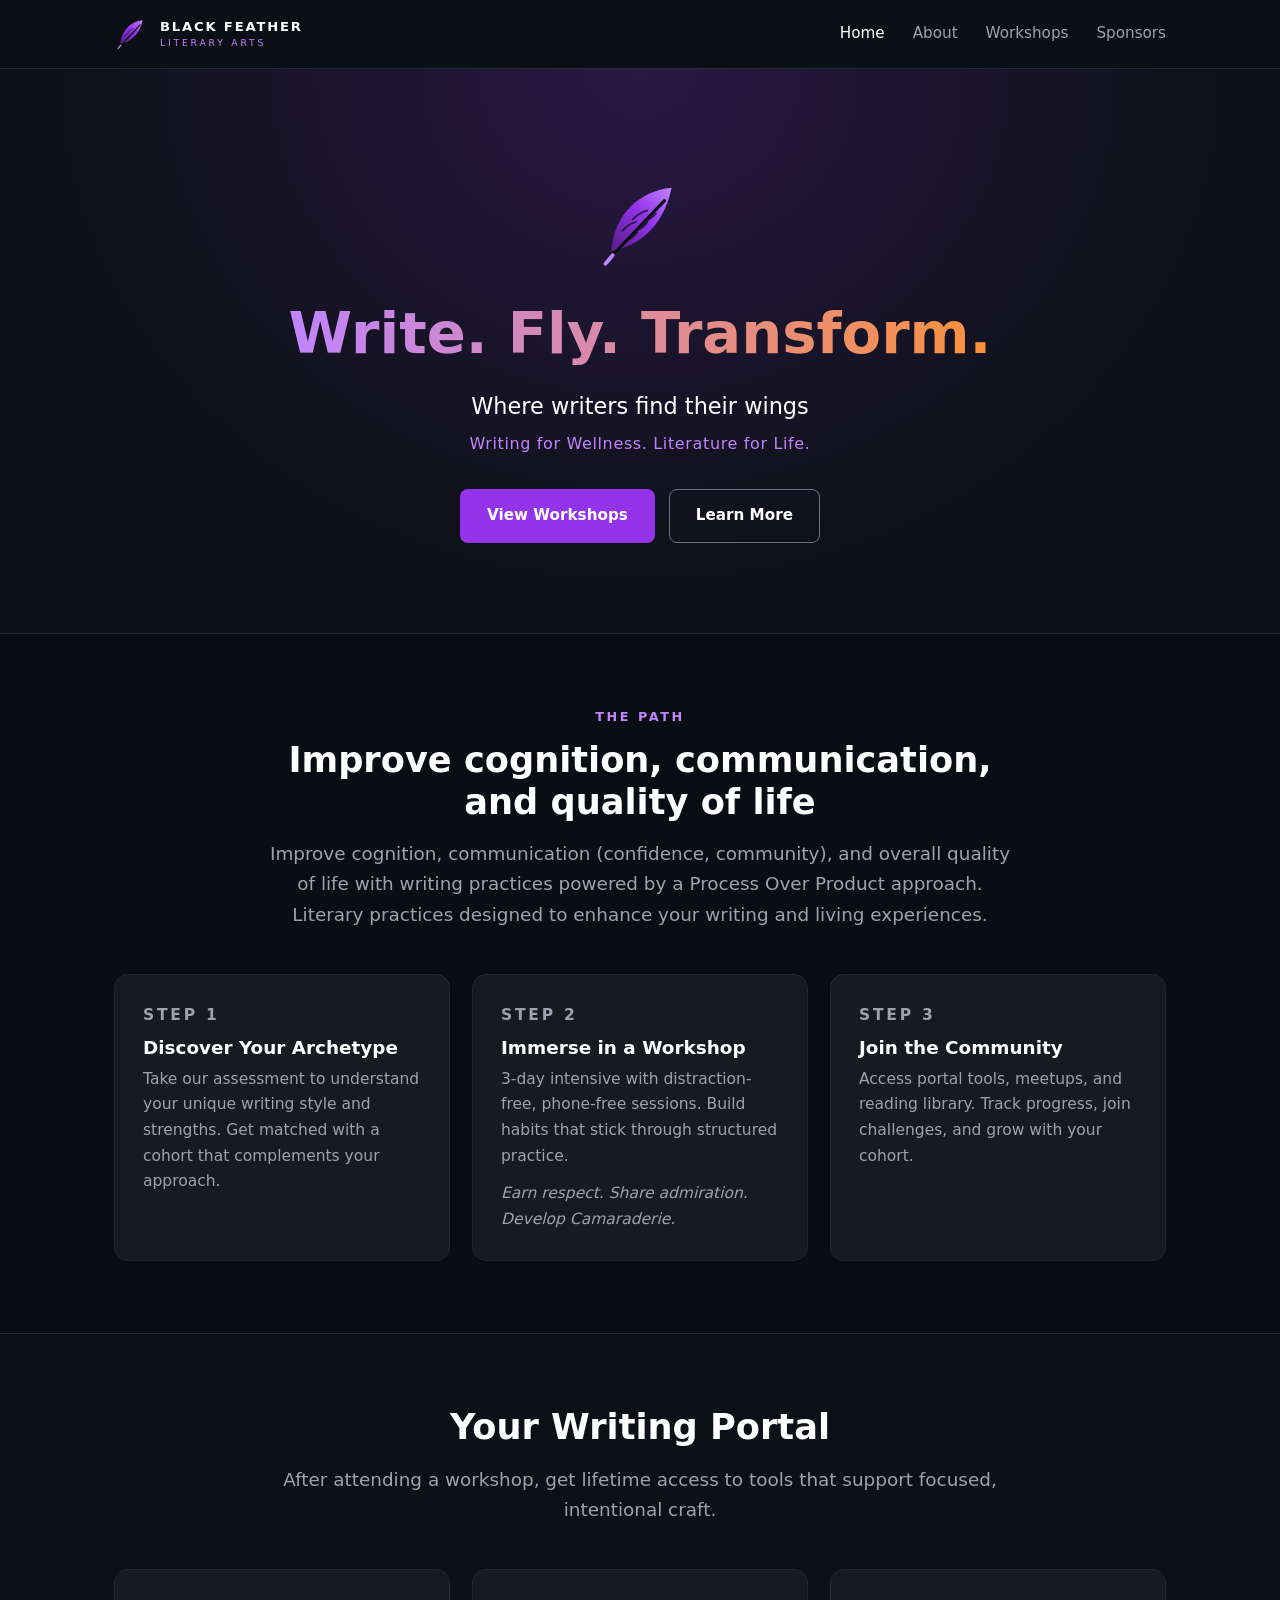
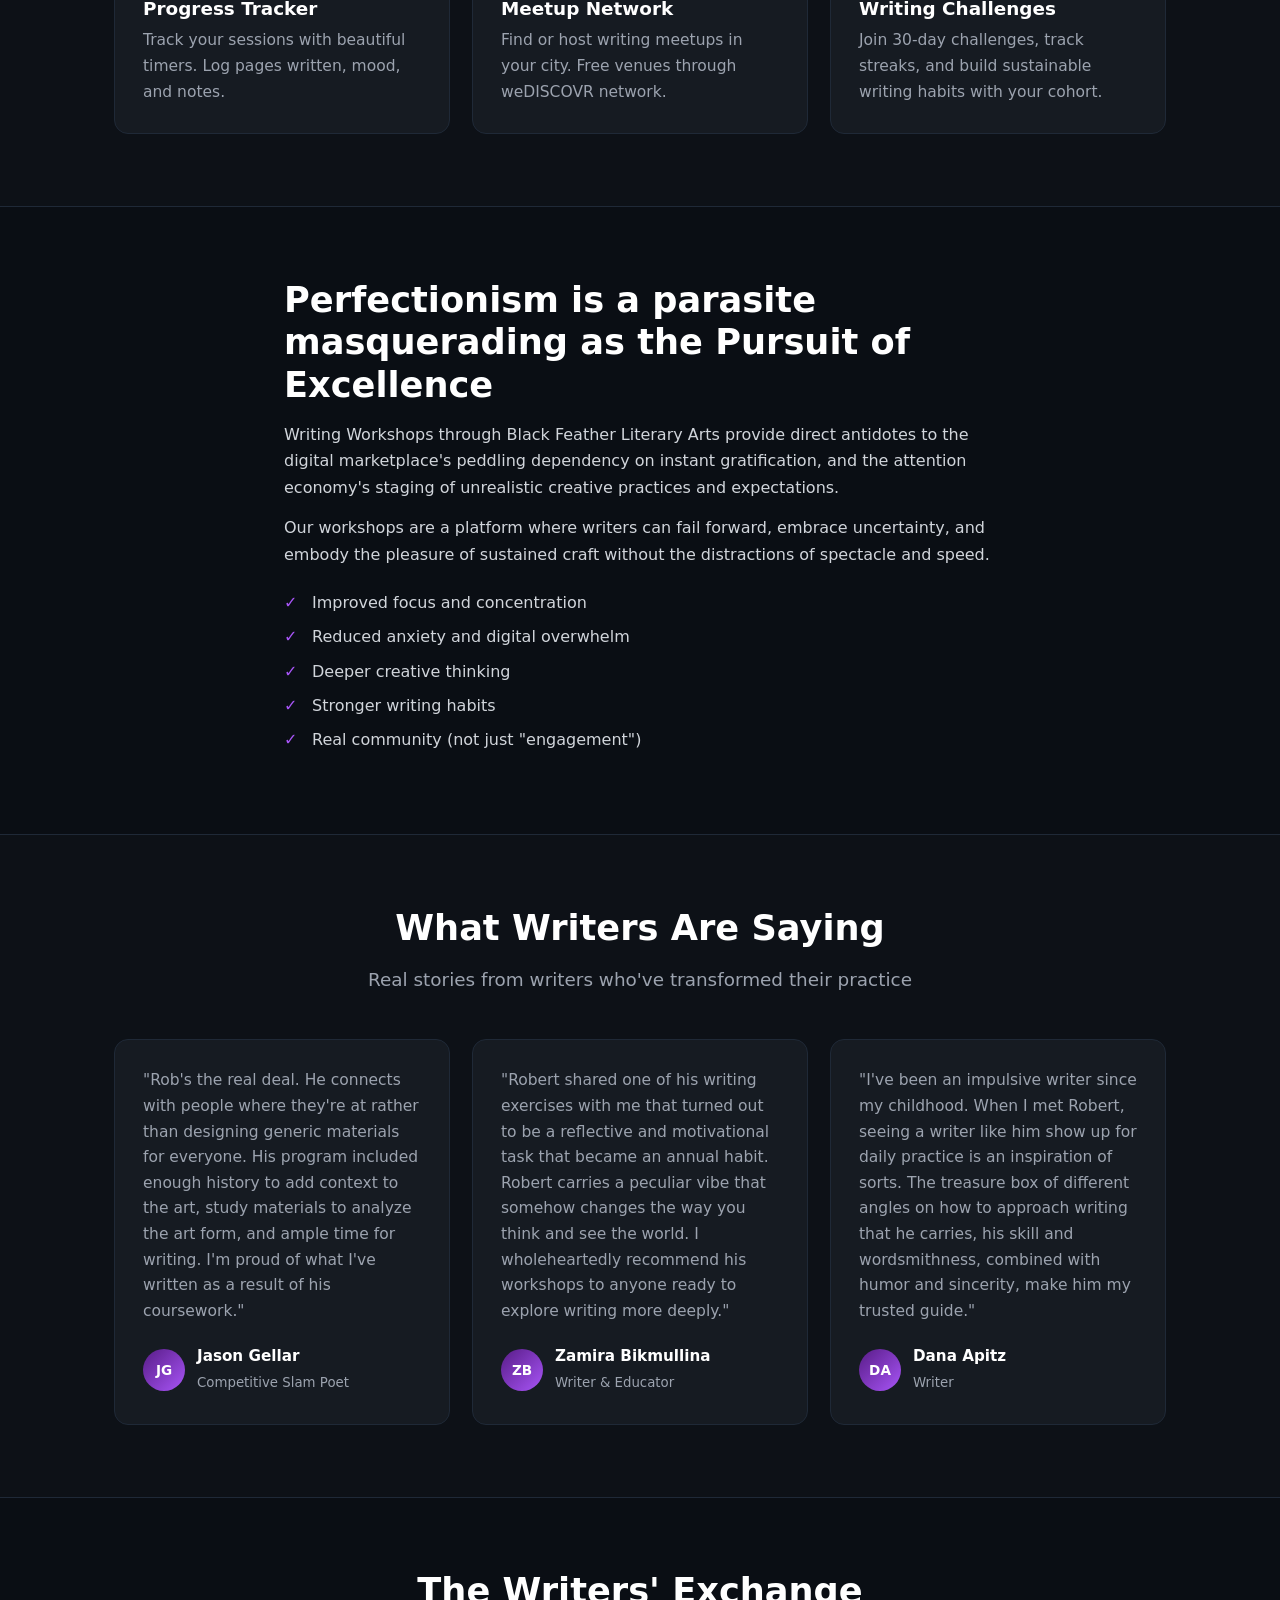
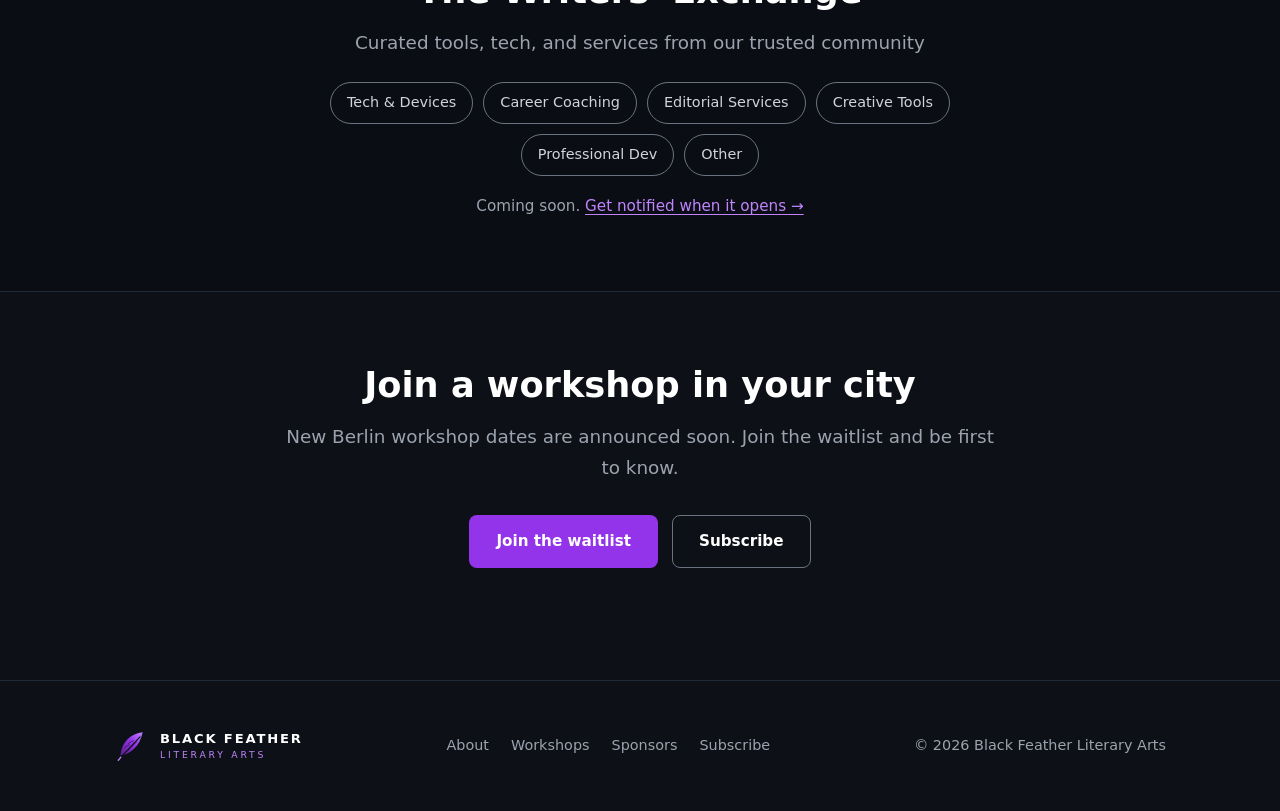
<file: index.html>
<!DOCTYPE html>
<html lang="en">
<head>
<meta charset="utf-8">
<meta name="viewport" content="width=device-width,initial-scale=1">
<title>Creative writing workshops | Black Feather Literary Arts</title>
<meta name="description" content="Unlock your creative potential with analog-first writing tools and a supportive community.">
<meta property="og:title" content="Creative writing workshops | Black Feather Literary Arts">
<meta property="og:description" content="Unlock your creative potential with analog-first writing tools and a supportive community.">
<meta name="theme-color" content="#0D1117">
<link rel="icon" href="favicon.svg" type="image/svg+xml">
<link rel="stylesheet" href="assets/style.css">
</head>
<body>
<a class="skip" href="#main">Skip to main content</a>
<header><div class="wrap nav">
<a class="brand" href="index.html" aria-label="Black Feather Literary Arts, home"><img src="assets/logo.svg" alt=""><span>BLACK FEATHER<small>LITERARY ARTS</small></span></a>
<nav aria-label="Main"><ul>
<li><a href="index.html" aria-current="page">Home</a></li><li><a href="about.html">About</a></li><li><a href="workshops.html">Workshops</a></li><li><a href="sponsors.html">Sponsors</a></li>
</ul></nav></div></header>
<main id="main">

<section class="hero center"><div class="wrap narrow">
<img src="assets/logo.svg" alt="">
<h1><span>Write. Fly. Transform.</span></h1>
<p class="sub">Where writers find their wings</p>
<p class="tag">Writing for Wellness. Literature for Life.</p>
<div class="btns"><a class="btn btn-primary" href="workshops.html">View Workshops</a><a class="btn btn-ghost" href="about.html">Learn More</a></div>
</div></section>

<section class="alt"><div class="wrap">
<div class="center narrow" style="margin:0 auto 44px"><p class="eyebrow">The Path</p>
<h2>Improve cognition, communication, and quality of life</h2>
<p class="lead">Improve cognition, communication (confidence, community), and overall quality of life with writing practices powered by a Process Over Product approach. Literary practices designed to enhance your writing and living experiences.</p></div>
<div class="grid g3">
<div class="card"><p class="step">Step 1</p><h3>Discover Your Archetype</h3><p>Take our assessment to understand your unique writing style and strengths. Get matched with a cohort that complements your approach.</p></div>
<div class="card"><p class="step">Step 2</p><h3>Immerse in a Workshop</h3><p>3-day intensive with distraction-free, phone-free sessions. Build habits that stick through structured practice.</p><p class="accent">Earn respect. Share admiration. Develop Camaraderie.</p></div>
<div class="card"><p class="step">Step 3</p><h3>Join the Community</h3><p>Access portal tools, meetups, and reading library. Track progress, join challenges, and grow with your cohort.</p></div>
</div></div></section>

<section><div class="wrap">
<div class="center narrow" style="margin:0 auto 44px"><h2>Your Writing Portal</h2>
<p class="lead">After attending a workshop, get lifetime access to tools that support focused, intentional craft.</p></div>
<div class="grid g3">
<div class="card"><h3>Progress Tracker</h3><p>Track your sessions with beautiful timers. Log pages written, mood, and notes.</p></div>
<div class="card"><h3>Meetup Network</h3><p>Find or host writing meetups in your city. Free venues through weDISCOVR network.</p></div>
<div class="card"><h3>Writing Challenges</h3><p>Join 30-day challenges, track streaks, and build sustainable writing habits with your cohort.</p></div>
</div></div></section>

<section class="alt"><div class="wrap narrow">
<h2>Perfectionism is a parasite masquerading as the Pursuit of Excellence</h2>
<p>Writing Workshops through Black Feather Literary Arts provide direct antidotes to the digital marketplace's peddling dependency on instant gratification, and the attention economy's staging of unrealistic creative practices and expectations.</p>
<p>Our workshops are a platform where writers can fail forward, embrace uncertainty, and embody the pleasure of sustained craft without the distractions of spectacle and speed.</p>
<ul class="check"><li>Improved focus and concentration</li><li>Reduced anxiety and digital overwhelm</li><li>Deeper creative thinking</li><li>Stronger writing habits</li><li>Real community (not just "engagement")</li></ul>
</div></section>

<section><div class="wrap">
<div class="center narrow" style="margin:0 auto 44px"><h2>What Writers Are Saying</h2><p class="lead">Real stories from writers who've transformed their practice</p></div>
<div class="grid g3">
<div class="card"><p class="quote">"Rob's the real deal. He connects with people where they're at rather than designing generic materials for everyone. His program included enough history to add context to the art, study materials to analyze the art form, and ample time for writing. I'm proud of what I've written as a result of his coursework."</p><div class="who"><div class="av">JG</div><div><b>Jason Gellar</b><small>Competitive Slam Poet</small></div></div></div>
<div class="card"><p class="quote">"Robert shared one of his writing exercises with me that turned out to be a reflective and motivational task that became an annual habit. Robert carries a peculiar vibe that somehow changes the way you think and see the world. I wholeheartedly recommend his workshops to anyone ready to explore writing more deeply."</p><div class="who"><div class="av">ZB</div><div><b>Zamira Bikmullina</b><small>Writer &amp; Educator</small></div></div></div>
<div class="card"><p class="quote">"I've been an impulsive writer since my childhood. When I met Robert, seeing a writer like him show up for daily practice is an inspiration of sorts. The treasure box of different angles on how to approach writing that he carries, his skill and wordsmithness, combined with humor and sincerity, make him my trusted guide."</p><div class="who"><div class="av">DA</div><div><b>Dana Apitz</b><small>Writer</small></div></div></div>
</div></div></section>

<section class="alt"><div class="wrap center narrow">
<h2>The Writers' Exchange</h2>
<p class="lead">Curated tools, tech, and services from our trusted community</p>
<div class="chips"><span class="chip">Tech &amp; Devices</span><span class="chip">Career Coaching</span><span class="chip">Editorial Services</span><span class="chip">Creative Tools</span><span class="chip">Professional Dev</span><span class="chip">Other</span></div>
<p style="margin-top:18px;color:var(--muted);font-size:.95rem">Coming soon. <a class="link" data-mail="Notify me about the Writers' Exchange" href="#">Get notified when it opens →</a></p>
</div></section>

<section><div class="wrap center narrow">
<h2>Join a workshop in your city</h2>
<p class="lead">New Berlin workshop dates are announced soon. Join the waitlist and be first to know.</p>
<div class="btns"><a class="btn btn-primary" data-mail="Workshop waitlist" href="#">Join the waitlist</a><a class="btn btn-ghost" data-mail="Subscribe me to updates" href="#">Subscribe</a></div>
</div></section>

</main>
<footer><div class="wrap f">
<a class="brand" href="index.html" aria-label="Black Feather Literary Arts, home"><img src="assets/logo.svg" alt=""><span>BLACK FEATHER<small>LITERARY ARTS</small></span></a>
<ul><li><a href="about.html">About</a></li><li><a href="workshops.html">Workshops</a></li><li><a href="sponsors.html">Sponsors</a></li><li><a data-mail="Subscribe me to updates" href="#">Subscribe</a></li></ul>
<span>© 2026 Black Feather Literary Arts</span>
</div></footer>
<script src="assets/site.js"></script>
</body>
</html>
</file>
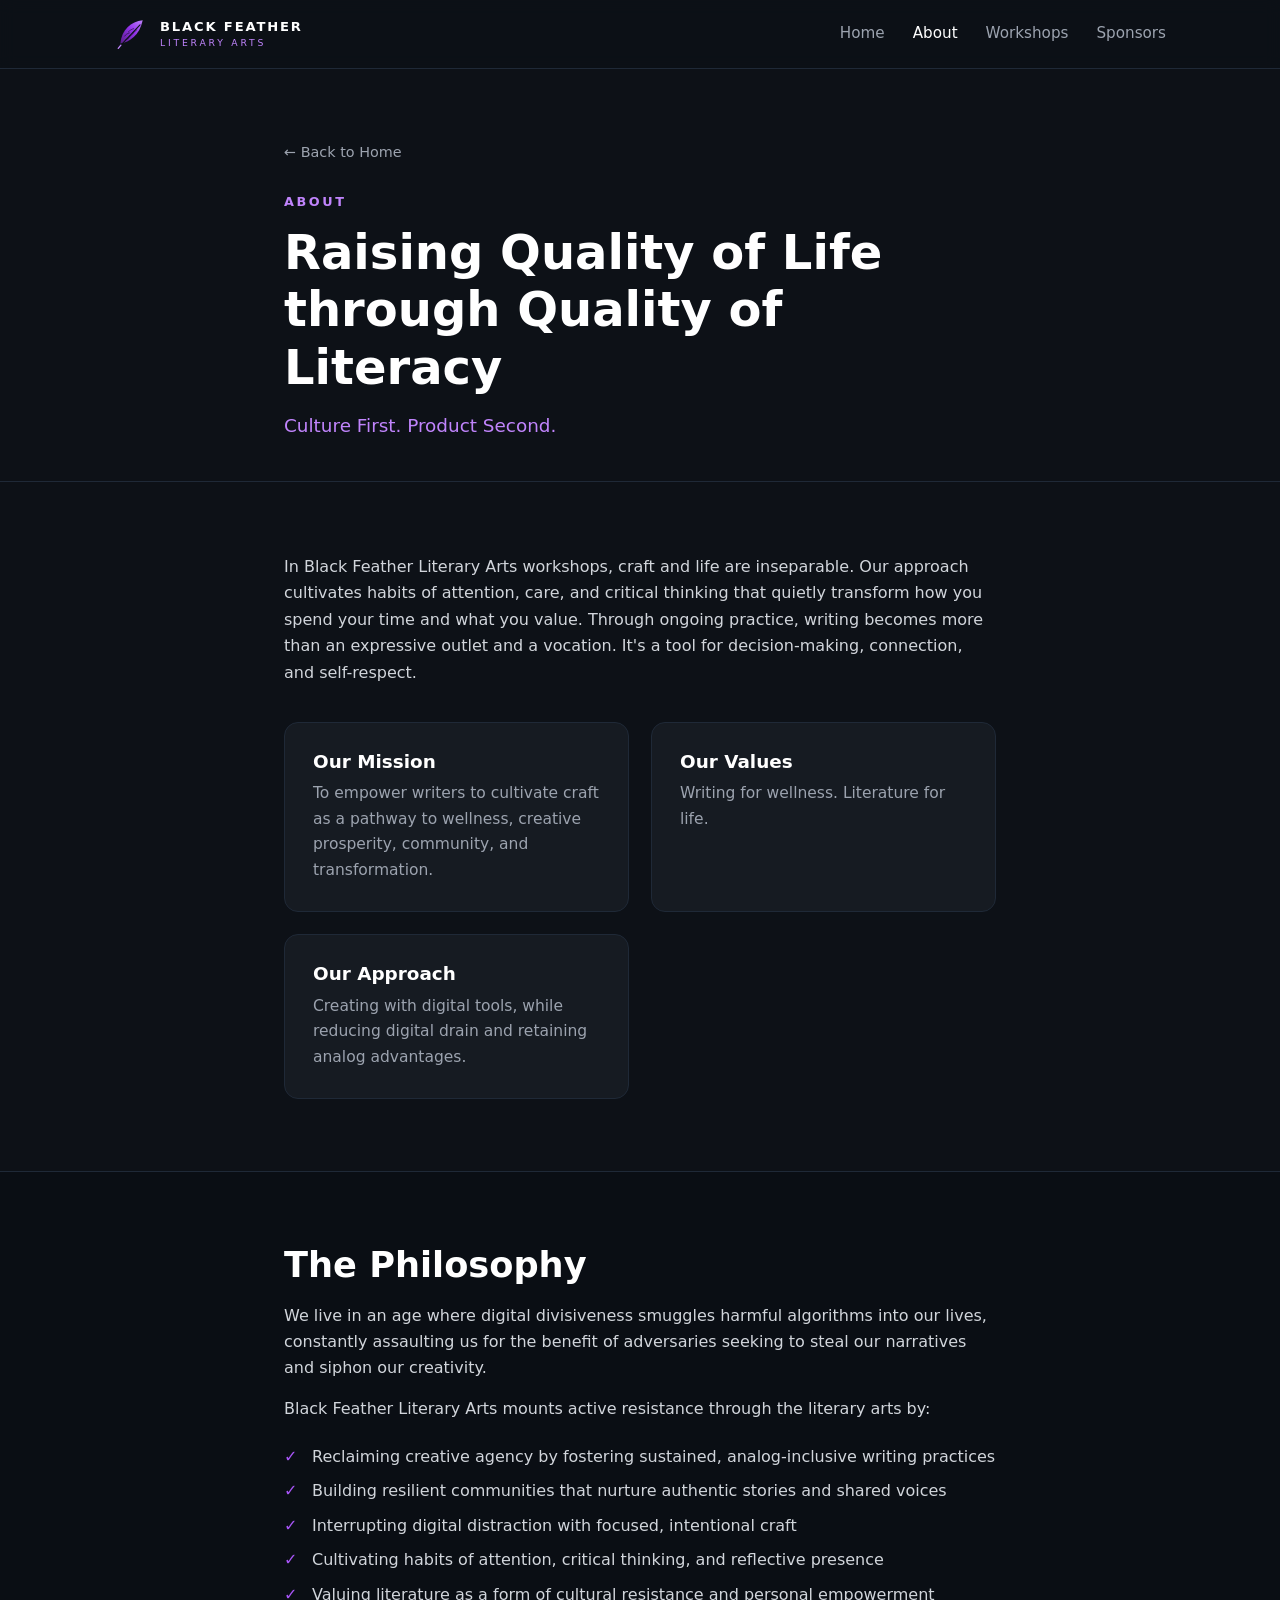
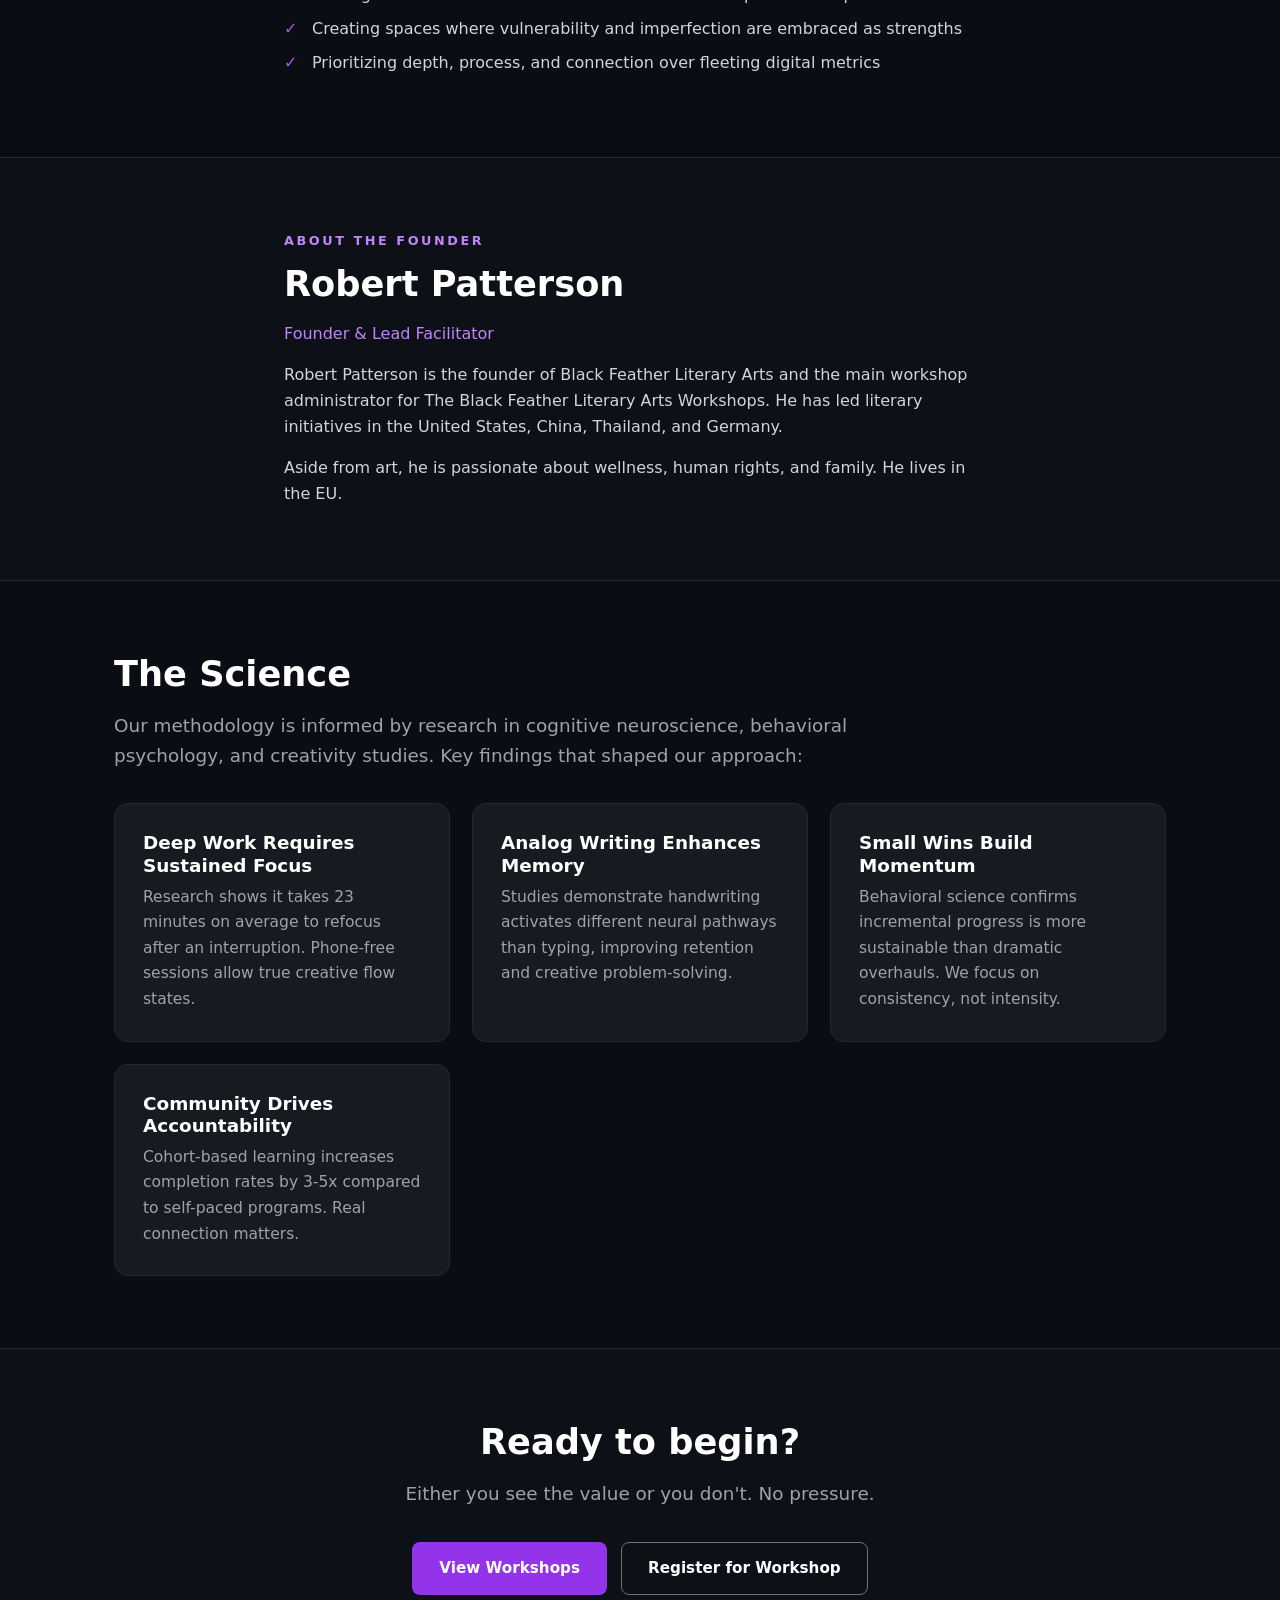
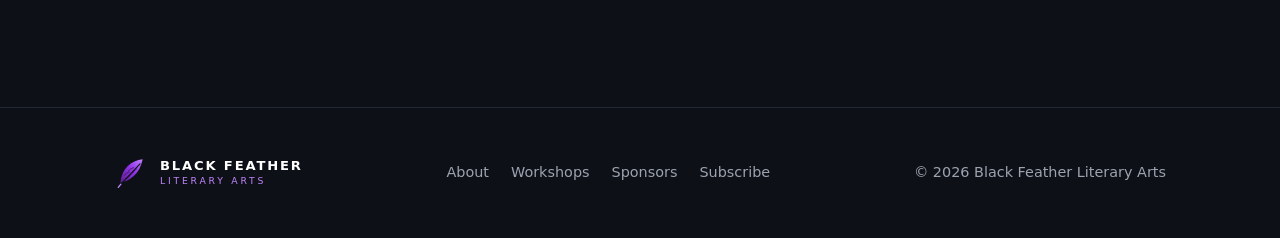
<file: about.html>
<!DOCTYPE html>
<html lang="en">
<head>
<meta charset="utf-8">
<meta name="viewport" content="width=device-width,initial-scale=1">
<title>About | Black Feather Literary Arts</title>
<meta name="description" content="Culture first, product second. Writing for wellness, literature for life.">
<meta property="og:title" content="About | Black Feather Literary Arts">
<meta property="og:description" content="Culture first, product second. Writing for wellness, literature for life.">
<meta name="theme-color" content="#0D1117">
<link rel="icon" href="favicon.svg" type="image/svg+xml">
<link rel="stylesheet" href="assets/style.css">
</head>
<body>
<a class="skip" href="#main">Skip to main content</a>
<header><div class="wrap nav">
<a class="brand" href="index.html" aria-label="Black Feather Literary Arts, home"><img src="assets/logo.svg" alt=""><span>BLACK FEATHER<small>LITERARY ARTS</small></span></a>
<nav aria-label="Main"><ul>
<li><a href="index.html">Home</a></li><li><a href="about.html" aria-current="page">About</a></li><li><a href="workshops.html">Workshops</a></li><li><a href="sponsors.html">Sponsors</a></li>
</ul></nav></div></header>
<main id="main">

<div class="pagehead"><div class="wrap narrow"><a class="back" href="index.html"><span aria-hidden="true">←</span> Back to Home</a>
<p class="eyebrow">About</p><h1 style="font-size:clamp(2rem,5vw,3rem)">Raising Quality of Life through Quality of Literacy</h1>
<p class="lead" style="margin-top:14px;color:var(--p4)">Culture First. Product Second.</p></div></div>
<section><div class="wrap narrow">
<p>In Black Feather Literary Arts workshops, craft and life are inseparable. Our approach cultivates habits of attention, care, and critical thinking that quietly transform how you spend your time and what you value. Through ongoing practice, writing becomes more than an expressive outlet and a vocation. It's a tool for decision-making, connection, and self-respect.</p>
<div class="grid g3" style="margin-top:36px">
<div class="card"><h3>Our Mission</h3><p>To empower writers to cultivate craft as a pathway to wellness, creative prosperity, community, and transformation.</p></div>
<div class="card"><h3>Our Values</h3><p>Writing for wellness. Literature for life.</p></div>
<div class="card"><h3>Our Approach</h3><p>Creating with digital tools, while reducing digital drain and retaining analog advantages.</p></div>
</div></div></section>
<section class="alt"><div class="wrap narrow"><h2>The Philosophy</h2>
<p>We live in an age where digital divisiveness smuggles harmful algorithms into our lives, constantly assaulting us for the benefit of adversaries seeking to steal our narratives and siphon our creativity.</p>
<p>Black Feather Literary Arts mounts active resistance through the literary arts by:</p>
<ul class="check"><li>Reclaiming creative agency by fostering sustained, analog-inclusive writing practices</li><li>Building resilient communities that nurture authentic stories and shared voices</li><li>Interrupting digital distraction with focused, intentional craft</li><li>Cultivating habits of attention, critical thinking, and reflective presence</li><li>Valuing literature as a form of cultural resistance and personal empowerment</li><li>Creating spaces where vulnerability and imperfection are embraced as strengths</li><li>Prioritizing depth, process, and connection over fleeting digital metrics</li></ul></div></section>
<section><div class="wrap narrow"><p class="eyebrow">About the Founder</p><h2>Robert Patterson</h2><p style="color:var(--p4);margin-bottom:14px">Founder &amp; Lead Facilitator</p>
<p>Robert Patterson is the founder of Black Feather Literary Arts and the main workshop administrator for The Black Feather Literary Arts Workshops. He has led literary initiatives in the United States, China, Thailand, and Germany.</p>
<p>Aside from art, he is passionate about wellness, human rights, and family. He lives in the EU.</p></div></section>
<section class="alt"><div class="wrap"><div class="narrow" style="margin-bottom:32px"><h2>The Science</h2><p class="lead">Our methodology is informed by research in cognitive neuroscience, behavioral psychology, and creativity studies. Key findings that shaped our approach:</p></div>
<div class="grid g2">
<div class="card"><h3>Deep Work Requires Sustained Focus</h3><p>Research shows it takes 23 minutes on average to refocus after an interruption. Phone-free sessions allow true creative flow states.</p></div>
<div class="card"><h3>Analog Writing Enhances Memory</h3><p>Studies demonstrate handwriting activates different neural pathways than typing, improving retention and creative problem-solving.</p></div>
<div class="card"><h3>Small Wins Build Momentum</h3><p>Behavioral science confirms incremental progress is more sustainable than dramatic overhauls. We focus on consistency, not intensity.</p></div>
<div class="card"><h3>Community Drives Accountability</h3><p>Cohort-based learning increases completion rates by 3-5x compared to self-paced programs. Real connection matters.</p></div>
</div></div></section>
<section><div class="wrap center narrow"><h2>Ready to begin?</h2><p class="lead">Either you see the value or you don't. No pressure.</p>
<div class="btns"><a class="btn btn-primary" href="workshops.html">View Workshops</a><a class="btn btn-ghost" data-mail="Workshop waitlist" href="#">Register for Workshop</a></div></div></section>

</main>
<footer><div class="wrap f">
<a class="brand" href="index.html" aria-label="Black Feather Literary Arts, home"><img src="assets/logo.svg" alt=""><span>BLACK FEATHER<small>LITERARY ARTS</small></span></a>
<ul><li><a href="about.html">About</a></li><li><a href="workshops.html">Workshops</a></li><li><a href="sponsors.html">Sponsors</a></li><li><a data-mail="Subscribe me to updates" href="#">Subscribe</a></li></ul>
<span>© 2026 Black Feather Literary Arts</span>
</div></footer>
<script src="assets/site.js"></script>
</body>
</html>
</file>
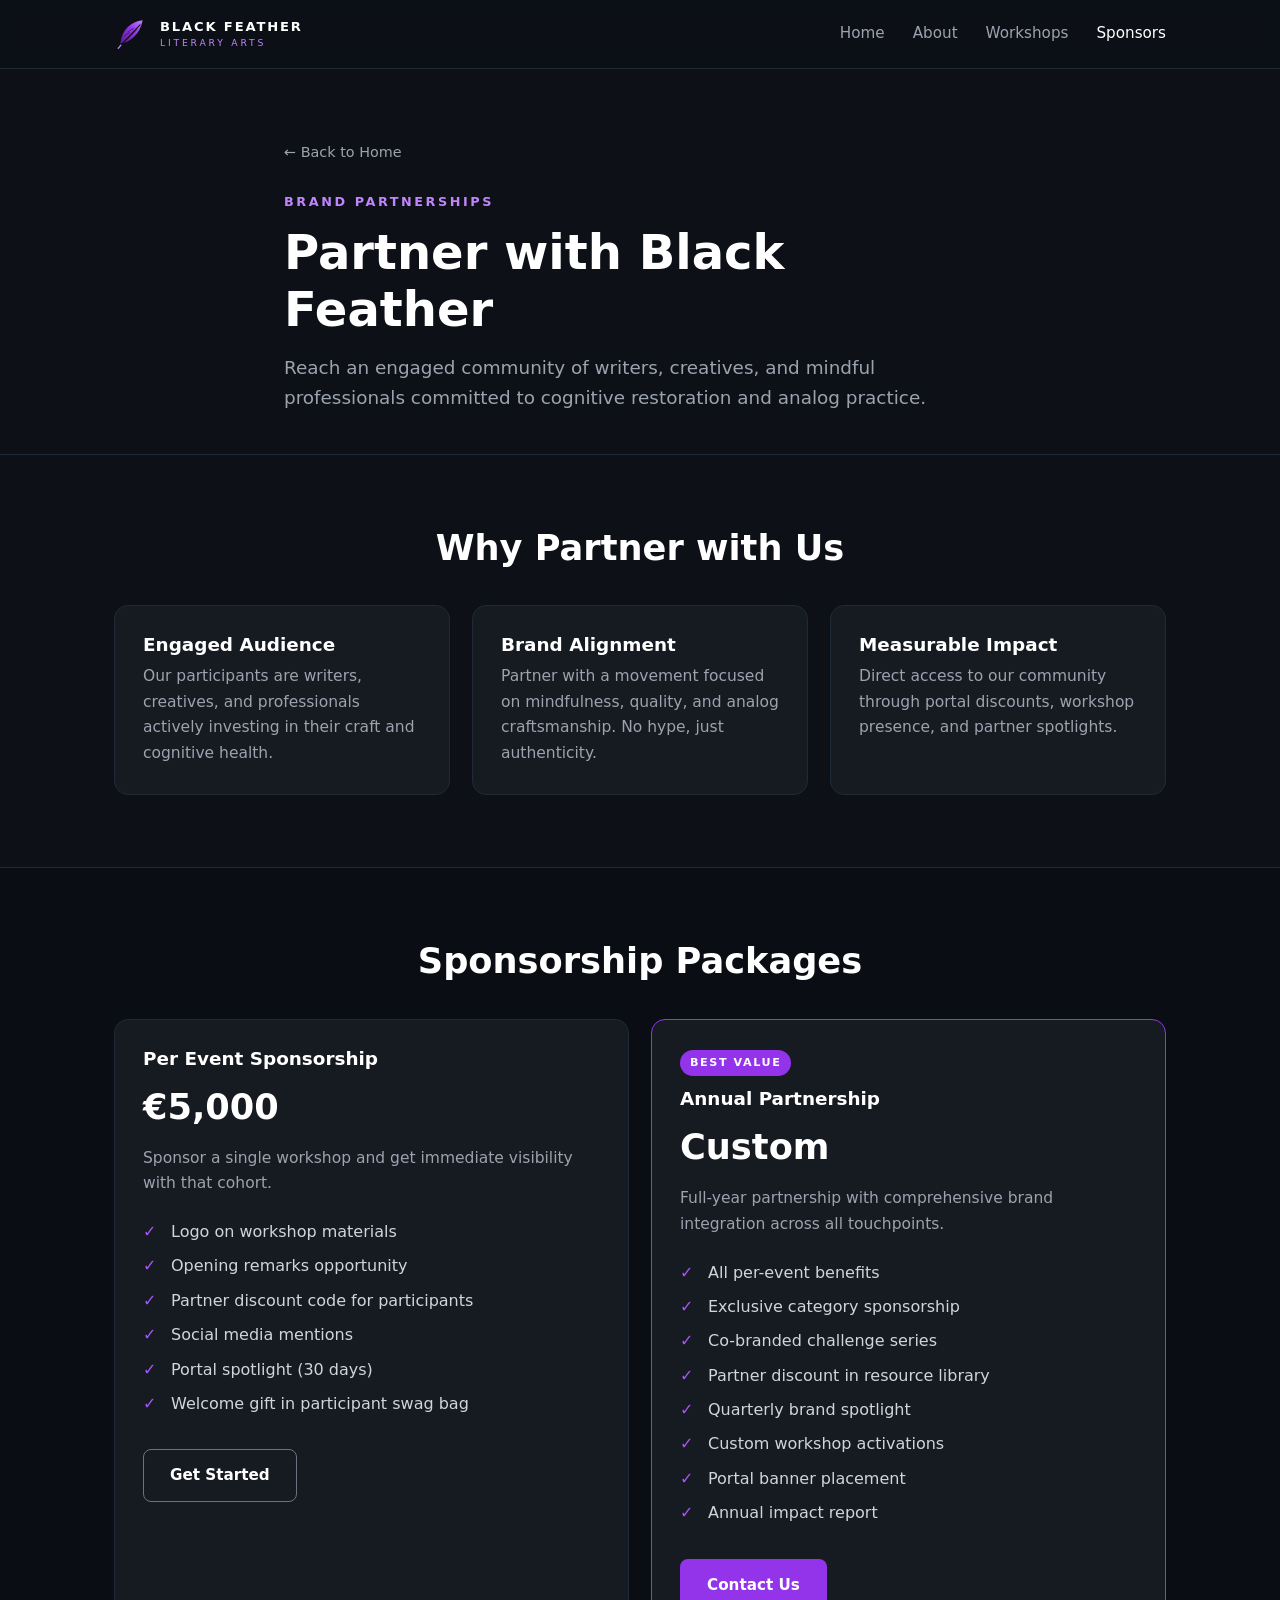
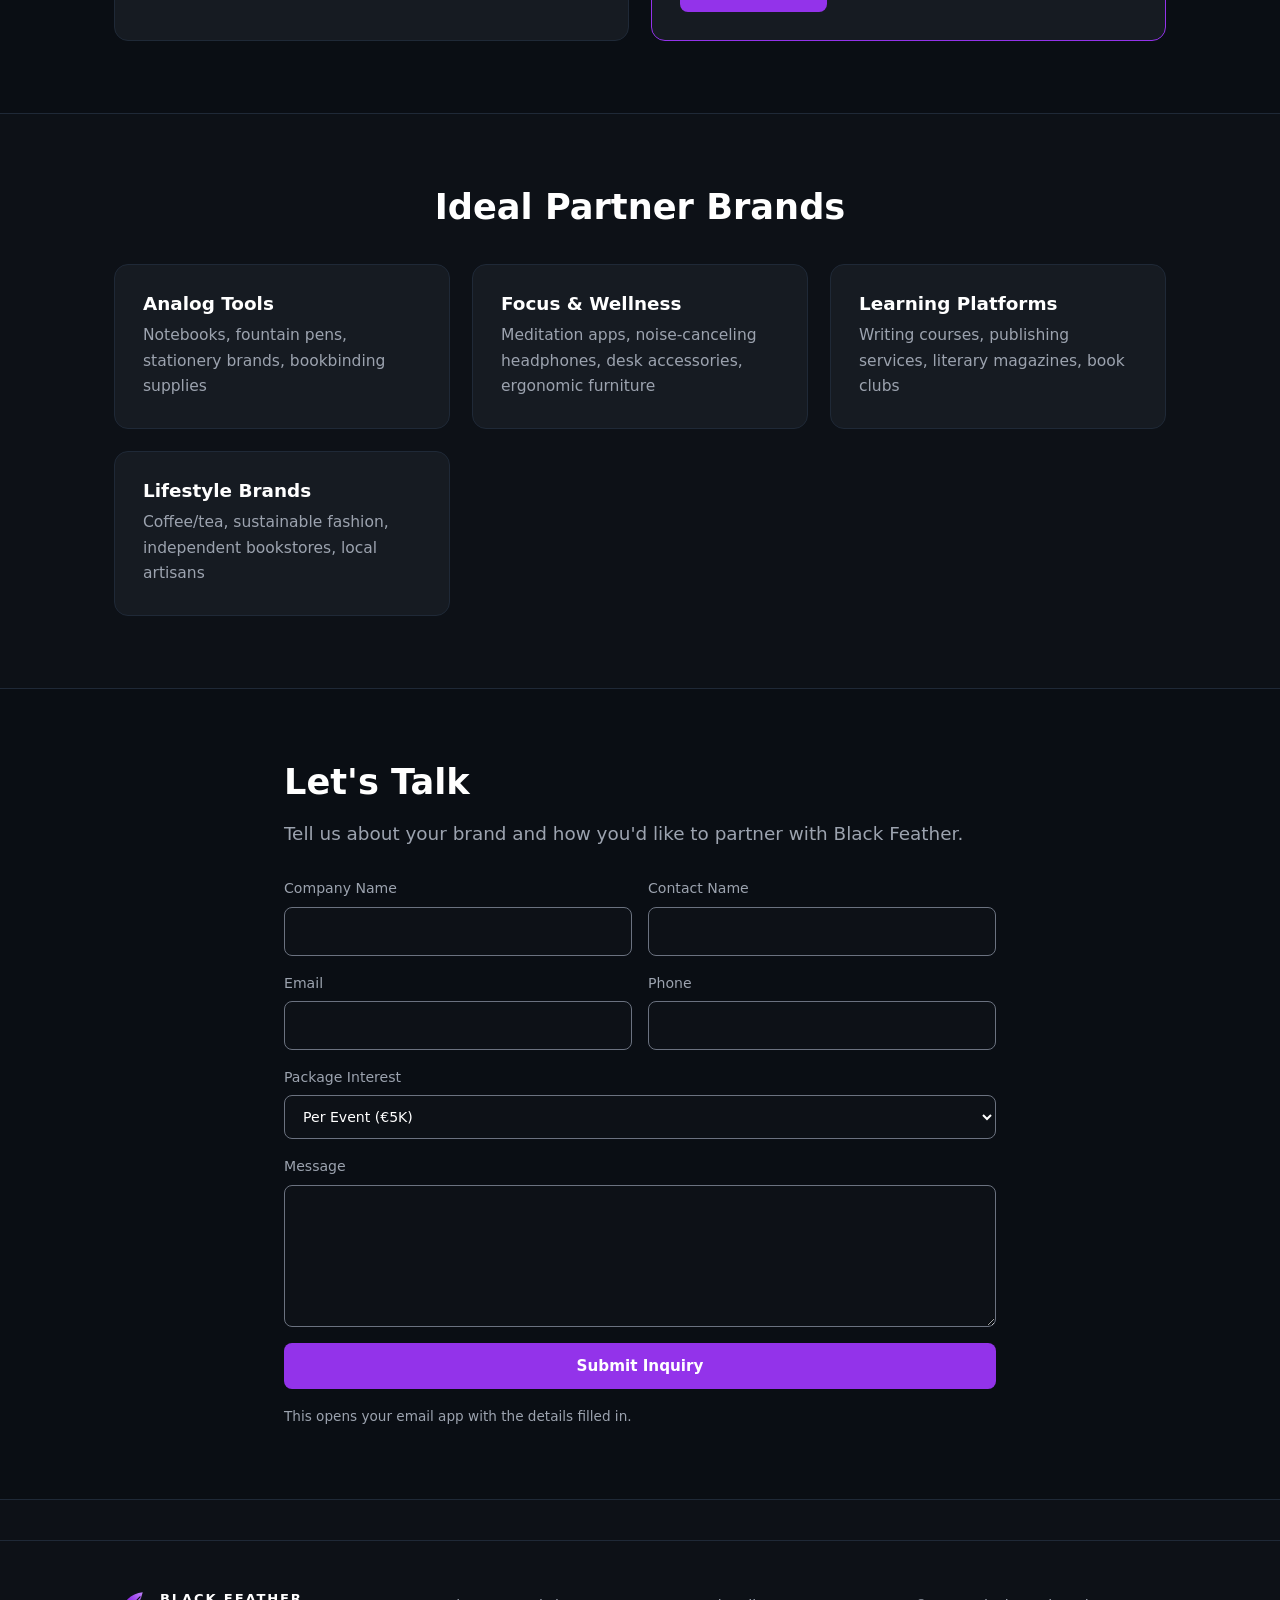
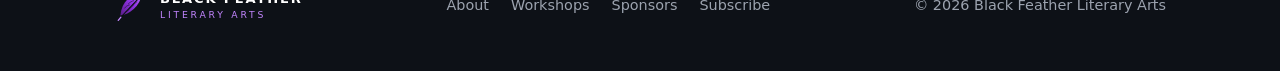
<file: sponsors.html>
<!DOCTYPE html>
<html lang="en">
<head>
<meta charset="utf-8">
<meta name="viewport" content="width=device-width,initial-scale=1">
<title>Sponsors | Black Feather Literary Arts</title>
<meta name="description" content="Partner with Black Feather Literary Arts: per-event and annual sponsorship packages.">
<meta property="og:title" content="Sponsors | Black Feather Literary Arts">
<meta property="og:description" content="Partner with Black Feather Literary Arts: per-event and annual sponsorship packages.">
<meta name="theme-color" content="#0D1117">
<link rel="icon" href="favicon.svg" type="image/svg+xml">
<link rel="stylesheet" href="assets/style.css">
</head>
<body>
<a class="skip" href="#main">Skip to main content</a>
<header><div class="wrap nav">
<a class="brand" href="index.html" aria-label="Black Feather Literary Arts, home"><img src="assets/logo.svg" alt=""><span>BLACK FEATHER<small>LITERARY ARTS</small></span></a>
<nav aria-label="Main"><ul>
<li><a href="index.html">Home</a></li><li><a href="about.html">About</a></li><li><a href="workshops.html">Workshops</a></li><li><a href="sponsors.html" aria-current="page">Sponsors</a></li>
</ul></nav></div></header>
<main id="main">

<div class="pagehead"><div class="wrap narrow"><a class="back" href="index.html"><span aria-hidden="true">←</span> Back to Home</a>
<p class="eyebrow">Brand Partnerships</p><h1 style="font-size:clamp(2rem,5vw,3rem)">Partner with Black Feather</h1>
<p class="lead" style="margin-top:14px">Reach an engaged community of writers, creatives, and mindful professionals committed to cognitive restoration and analog practice.</p></div></div>
<section><div class="wrap"><h2 class="center" style="margin-bottom:36px">Why Partner with Us</h2>
<div class="grid g3">
<div class="card"><h3>Engaged Audience</h3><p>Our participants are writers, creatives, and professionals actively investing in their craft and cognitive health.</p></div>
<div class="card"><h3>Brand Alignment</h3><p>Partner with a movement focused on mindfulness, quality, and analog craftsmanship. No hype, just authenticity.</p></div>
<div class="card"><h3>Measurable Impact</h3><p>Direct access to our community through portal discounts, workshop presence, and partner spotlights.</p></div>
</div></div></section>
<section class="alt"><div class="wrap"><h2 class="center" style="margin-bottom:36px">Sponsorship Packages</h2>
<div class="grid g2">
<div class="card"><h3>Per Event Sponsorship</h3><div class="price-big">€5,000</div><p>Sponsor a single workshop and get immediate visibility with that cohort.</p>
<ul class="check"><li>Logo on workshop materials</li><li>Opening remarks opportunity</li><li>Partner discount code for participants</li><li>Social media mentions</li><li>Portal spotlight (30 days)</li><li>Welcome gift in participant swag bag</li></ul>
<div class="btns"><a class="btn btn-ghost" data-mail="Per-event sponsorship" href="#">Get Started</a></div></div>
<div class="card" style="border-color:var(--p6)"><span class="badge">BEST VALUE</span><h3>Annual Partnership</h3><div class="price-big">Custom</div><p>Full-year partnership with comprehensive brand integration across all touchpoints.</p>
<ul class="check"><li>All per-event benefits</li><li>Exclusive category sponsorship</li><li>Co-branded challenge series</li><li>Partner discount in resource library</li><li>Quarterly brand spotlight</li><li>Custom workshop activations</li><li>Portal banner placement</li><li>Annual impact report</li></ul>
<div class="btns"><a class="btn btn-primary" data-mail="Annual sponsorship partnership" href="#">Contact Us</a></div></div>
</div></div></section>
<section><div class="wrap"><h2 class="center" style="margin-bottom:36px">Ideal Partner Brands</h2>
<div class="grid g2">
<div class="card"><h3>Analog Tools</h3><p>Notebooks, fountain pens, stationery brands, bookbinding supplies</p></div>
<div class="card"><h3>Focus &amp; Wellness</h3><p>Meditation apps, noise-canceling headphones, desk accessories, ergonomic furniture</p></div>
<div class="card"><h3>Learning Platforms</h3><p>Writing courses, publishing services, literary magazines, book clubs</p></div>
<div class="card"><h3>Lifestyle Brands</h3><p>Coffee/tea, sustainable fashion, independent bookstores, local artisans</p></div>
</div></div></section>
<section class="alt"><div class="wrap narrow"><h2>Let's Talk</h2><p class="lead">Tell us about your brand and how you'd like to partner with Black Feather.</p>
<form id="inquiry">
<div class="row"><label>Company Name<input name="company" autocomplete="organization" required></label><label>Contact Name<input name="name" autocomplete="name" required></label></div>
<div class="row"><label>Email<input name="email" type="email" autocomplete="email" required></label><label>Phone<input name="phone" type="tel" autocomplete="tel"></label></div>
<label>Package Interest<select name="pkg"><option>Per Event (€5K)</option><option>Annual Partnership</option><option>Custom Package</option></select></label>
<label>Message<textarea name="message" rows="5"></textarea></label>
<button class="btn btn-primary" type="submit">Submit Inquiry</button>
<p style="font-size:.85rem;color:var(--muted)">This opens your email app with the details filled in.</p>
</form></div></section>

</main>
<footer><div class="wrap f">
<a class="brand" href="index.html" aria-label="Black Feather Literary Arts, home"><img src="assets/logo.svg" alt=""><span>BLACK FEATHER<small>LITERARY ARTS</small></span></a>
<ul><li><a href="about.html">About</a></li><li><a href="workshops.html">Workshops</a></li><li><a href="sponsors.html">Sponsors</a></li><li><a data-mail="Subscribe me to updates" href="#">Subscribe</a></li></ul>
<span>© 2026 Black Feather Literary Arts</span>
</div></footer>
<script src="assets/site.js"></script>
</body>
</html>
</file>
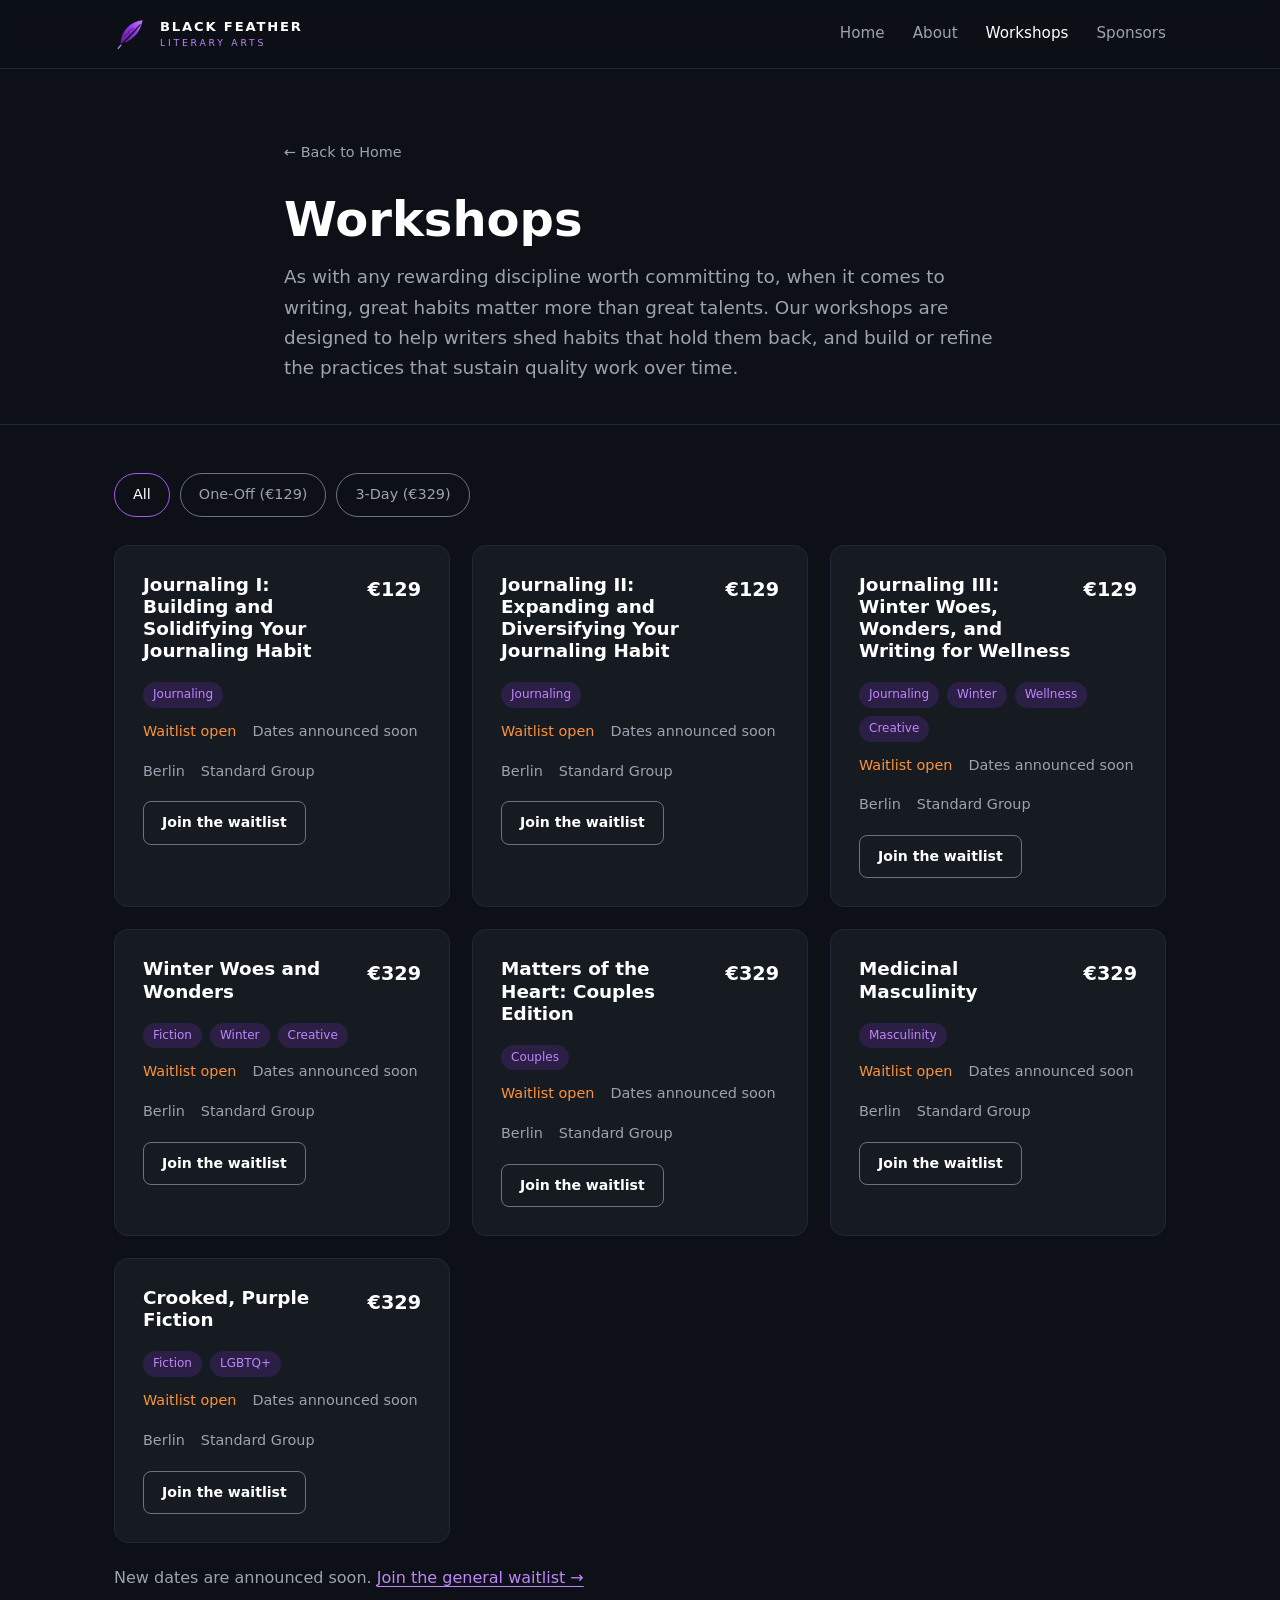
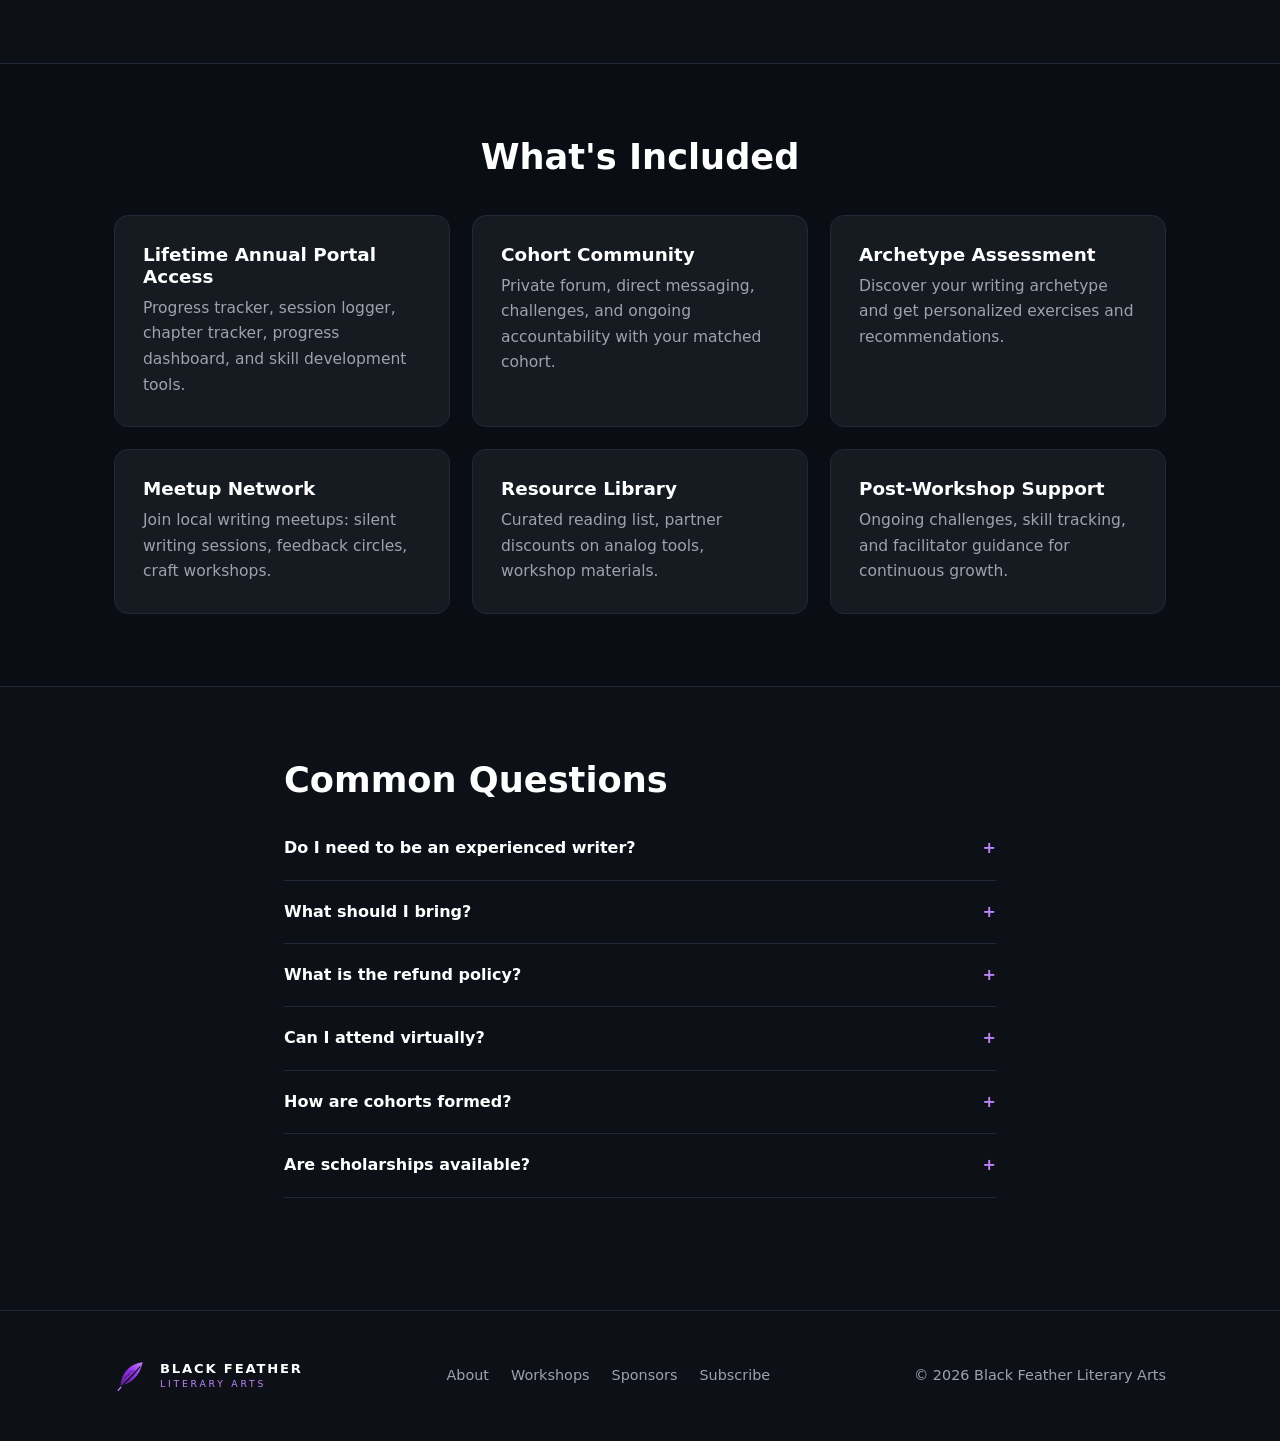
<file: workshops.html>
<!DOCTYPE html>
<html lang="en">
<head>
<meta charset="utf-8">
<meta name="viewport" content="width=device-width,initial-scale=1">
<title>Workshops | Black Feather Literary Arts</title>
<meta name="description" content="In-person, phone-free creative writing workshops in Berlin. Journaling, fiction and more.">
<meta property="og:title" content="Workshops | Black Feather Literary Arts">
<meta property="og:description" content="In-person, phone-free creative writing workshops in Berlin. Journaling, fiction and more.">
<meta name="theme-color" content="#0D1117">
<link rel="icon" href="favicon.svg" type="image/svg+xml">
<link rel="stylesheet" href="assets/style.css">
</head>
<body>
<a class="skip" href="#main">Skip to main content</a>
<header><div class="wrap nav">
<a class="brand" href="index.html" aria-label="Black Feather Literary Arts, home"><img src="assets/logo.svg" alt=""><span>BLACK FEATHER<small>LITERARY ARTS</small></span></a>
<nav aria-label="Main"><ul>
<li><a href="index.html">Home</a></li><li><a href="about.html">About</a></li><li><a href="workshops.html" aria-current="page">Workshops</a></li><li><a href="sponsors.html">Sponsors</a></li>
</ul></nav></div></header>
<main id="main">

<div class="pagehead"><div class="wrap narrow"><a class="back" href="index.html"><span aria-hidden="true">←</span> Back to Home</a>
<h1 style="font-size:clamp(2rem,5vw,3rem)">Workshops</h1>
<p class="lead" style="margin-top:14px">As with any rewarding discipline worth committing to, when it comes to writing, great habits matter more than great talents. Our workshops are designed to help writers shed habits that hold them back, and build or refine the practices that sustain quality work over time.</p></div></div>
<section style="padding-top:40px"><div class="wrap">
<div class="filters" id="filters" role="group" aria-label="Filter workshops"><button class="on" aria-pressed="true" data-f="all">All</button><button aria-pressed="false" data-f="one-off">One-Off (€129)</button><button aria-pressed="false" data-f="3-day">3-Day (€329)</button></div>
<div class="grid g2" id="ws-list" aria-live="polite"><noscript><p>Enable JavaScript to see the workshop list, or <a class="link" data-mail="Workshop waitlist" href="#">email us</a>.</p></noscript></div>
<p style="margin-top:22px;color:var(--muted)">New dates are announced soon. <a class="link" data-mail="Workshop waitlist" href="#">Join the general waitlist →</a></p>
</div></section>
<section class="alt"><div class="wrap"><h2 class="center" style="margin-bottom:36px">What's Included</h2>
<div class="grid g3">
<div class="card"><h3>Lifetime Annual Portal Access</h3><p>Progress tracker, session logger, chapter tracker, progress dashboard, and skill development tools.</p></div>
<div class="card"><h3>Cohort Community</h3><p>Private forum, direct messaging, challenges, and ongoing accountability with your matched cohort.</p></div>
<div class="card"><h3>Archetype Assessment</h3><p>Discover your writing archetype and get personalized exercises and recommendations.</p></div>
<div class="card"><h3>Meetup Network</h3><p>Join local writing meetups: silent writing sessions, feedback circles, craft workshops.</p></div>
<div class="card"><h3>Resource Library</h3><p>Curated reading list, partner discounts on analog tools, workshop materials.</p></div>
<div class="card"><h3>Post-Workshop Support</h3><p>Ongoing challenges, skill tracking, and facilitator guidance for continuous growth.</p></div>
</div></div></section>
<section><div class="wrap narrow"><h2>Common Questions</h2>
<details><summary>Do I need to be an experienced writer?</summary><p>No. Our workshops serve all levels, from beginners to professionals. The focus is on practice and process, not prior experience.</p></details>
<details><summary>What should I bring?</summary><p>Notebooks, pens, and an open mind. We provide additional materials. You will NOT need your phone.</p></details>
<details><summary>What is the refund policy?</summary><p>Full refund up to 10 days before the workshop. 50% refund 3-10 days before. No refunds within 3 days of start date.</p></details>
<details><summary>Can I attend virtually?</summary><p>Not currently. The methodology requires in-person, phone-free practice. Virtual options may be available in 2027.</p></details>
<details><summary>How are cohorts formed?</summary><p>We use archetype assessments and optional writing samples to match participants with complementary styles and goals.</p></details>
<details><summary>Are scholarships available?</summary><p>Yes. We offer quarterly scholarships funded by participant donations. <a class="link" data-mail="Scholarship application or nomination" href="#">Apply or nominate someone by email.</a></p></details>
</div></section>

</main>
<footer><div class="wrap f">
<a class="brand" href="index.html" aria-label="Black Feather Literary Arts, home"><img src="assets/logo.svg" alt=""><span>BLACK FEATHER<small>LITERARY ARTS</small></span></a>
<ul><li><a href="about.html">About</a></li><li><a href="workshops.html">Workshops</a></li><li><a href="sponsors.html">Sponsors</a></li><li><a data-mail="Subscribe me to updates" href="#">Subscribe</a></li></ul>
<span>© 2026 Black Feather Literary Arts</span>
</div></footer>
<script src="assets/site.js"></script>
</body>
</html>
</file>
<file: assets/style.css>
:root{--bg:#0D1117;--card:#161B22;--line:#1f2937;--text:#d1d5db;--muted:#9ca3af;--white:#fff;--p4:#c084fc;--p5:#a855f7;--p6:#9333ea;--p9:#581c87;--orange:#fb923c;--edge:#6b7280}
*{box-sizing:border-box;margin:0;padding:0}
@media(prefers-reduced-motion:no-preference){html{scroll-behavior:smooth}}
body{background:var(--bg);color:var(--text);font-family:-apple-system,"system-ui","Segoe UI",Roboto,Oxygen,Ubuntu,Cantarell,"Fira Sans","Droid Sans","Helvetica Neue",sans-serif;line-height:1.65;-webkit-font-smoothing:antialiased}
a{color:inherit;text-decoration:none}
h1,h2,h3{color:var(--white);line-height:1.2}
.wrap{max-width:1100px;margin:0 auto;padding:0 24px}
.narrow{max-width:760px}
section{padding:72px 0}
.eyebrow{color:var(--p4);font-size:.8rem;letter-spacing:.2em;text-transform:uppercase;font-weight:600;margin-bottom:12px}
h1{font-size:clamp(2.2rem,6vw,3.6rem);font-weight:800}
h2{font-size:clamp(1.6rem,3.5vw,2.2rem);font-weight:700;margin-bottom:16px}
h3{font-size:1.15rem;font-weight:600;margin-bottom:8px}
p+p{margin-top:14px}
.lead{font-size:1.15rem;color:var(--muted)}
.center{text-align:center}
/* header */
header{border-bottom:1px solid var(--line);position:sticky;top:0;background:rgba(13,17,23,.92);backdrop-filter:blur(8px);z-index:10}
.nav{display:flex;align-items:center;justify-content:space-between;height:68px}
.brand{display:flex;align-items:center;gap:12px}
.brand img{width:34px;height:34px}
.brand span{display:flex;flex-direction:column;line-height:1.1;color:var(--white);font-weight:700;letter-spacing:.14em;font-size:.82rem}
.brand small{font-weight:500;letter-spacing:.3em;font-size:.58rem;color:var(--p4);margin-top:3px}
nav ul{display:flex;gap:28px;list-style:none}
nav a{color:var(--muted);font-size:.95rem;transition:color .15s;display:inline-block;padding:12px 0}
nav a:hover,nav a[aria-current]{color:var(--white)}
@media(max-width:560px){.brand span{display:none}nav ul{gap:18px}}
/* buttons */
.btn{display:inline-block;padding:13px 26px;border-radius:8px;font-weight:600;font-size:.95rem;border:1px solid transparent;cursor:pointer;font-family:inherit;transition:all .15s}
.btn-primary{background:var(--p6);color:#fff}.btn-primary:hover{background:var(--p5)}
.btn-ghost{border-color:var(--edge);color:var(--white)}.btn-ghost:hover{border-color:var(--p5)}
.btns{display:flex;gap:14px;flex-wrap:wrap;margin-top:32px}
.center .btns{justify-content:center}
/* hero */
.hero{padding:110px 0 90px;background:radial-gradient(ellipse at 50% 0%,rgba(147,51,234,.22),transparent 65%)}
.hero h1 span{background:linear-gradient(90deg,var(--p4),var(--orange));-webkit-background-clip:text;background-clip:text;color:transparent}
.hero .sub{font-size:1.4rem;color:var(--white);margin-top:20px}
.hero .tag{color:var(--p4);margin-top:6px;letter-spacing:.04em}
.hero img{width:92px;height:92px;margin:0 auto 28px;display:block}
/* grids/cards */
.grid{display:grid;gap:22px}
.g3{grid-template-columns:repeat(auto-fit,minmax(260px,1fr))}
.g2{grid-template-columns:repeat(auto-fit,minmax(300px,1fr))}
.card{background:var(--card);border:1px solid var(--line);border-radius:14px;padding:28px}
.card p{color:var(--muted);font-size:.97rem}
.step{color:var(--p4);font-size:.78rem;letter-spacing:.18em;text-transform:uppercase;font-weight:700;margin-bottom:8px}
.alt{background:#0a0e14;border-block:1px solid var(--line)}
.accent{color:var(--p4);font-style:italic;margin-top:12px;font-size:.95rem}
.check{list-style:none;margin-top:22px}
.check li{padding-left:28px;position:relative;margin:8px 0}
.check li::before{content:"✓";position:absolute;left:0;color:var(--p5);font-weight:700}
.quote{font-size:.97rem;color:var(--text)}
.who{display:flex;align-items:center;gap:12px;margin-top:20px}
.av{width:42px;height:42px;border-radius:50%;background:linear-gradient(135deg,var(--p9),var(--p5));color:#fff;display:grid;place-items:center;font-weight:700;font-size:.85rem}
.who b{color:var(--white);display:block;font-size:.95rem}.who small{color:var(--muted)}
.chips{display:flex;flex-wrap:wrap;gap:10px;margin-top:24px}
.chip{padding:8px 16px;border:1px solid var(--edge);border-radius:999px;font-size:.9rem;color:var(--text)}
.center .chips{justify-content:center}
/* page heads */
.pagehead{padding:70px 0 40px;border-bottom:1px solid var(--line)}
.back{color:var(--muted);font-size:.9rem;display:inline-block;margin-bottom:26px}.back:hover{color:var(--white)}
/* workshops */
.filters{display:flex;gap:10px;flex-wrap:wrap;margin:8px 0 28px}
.filters button{min-height:44px;background:none;border:1px solid var(--edge);color:var(--muted);padding:8px 18px;border-radius:999px;cursor:pointer;font:inherit;font-size:.9rem}
.filters button.on,.filters button:hover{border-color:var(--p5);color:var(--white)}
.ws{display:flex;flex-direction:column;gap:12px}
.ws .top{display:flex;justify-content:space-between;gap:12px;align-items:start}
.price{color:var(--white);font-weight:700;font-size:1.2rem}
.tags{display:flex;gap:8px;flex-wrap:wrap}
.tag-s{font-size:.75rem;padding:3px 10px;border-radius:999px;background:rgba(147,51,234,.18);color:var(--p4)}
.meta{color:var(--muted);font-size:.9rem;display:flex;gap:16px;flex-wrap:wrap}
.status{color:var(--orange)}
.ws .btn{align-self:flex-start;padding:9px 18px;font-size:.88rem;margin-top:6px}
details{border-bottom:1px solid var(--line);padding:18px 0}
summary{cursor:pointer;display:block;color:var(--white);font-weight:600;list-style:none}
summary::after{content:"+";float:right;color:var(--p4)}
details[open] summary::after{content:"–"}
details p{color:var(--muted);margin-top:10px}
/* sponsors */
.price-big{font-size:2.2rem;color:var(--white);font-weight:800;margin:6px 0 10px}
.badge{display:inline-block;background:var(--p6);color:#fff;font-size:.7rem;letter-spacing:.14em;font-weight:700;padding:4px 10px;border-radius:999px;margin-bottom:12px}
form{display:grid;gap:16px;margin-top:28px}
label{display:grid;gap:6px;font-size:.88rem;color:var(--muted)}
input,select,textarea{background:var(--bg);border:1px solid var(--edge);border-radius:8px;padding:12px 14px;color:var(--white);font:inherit}
input:focus,select:focus,textarea:focus{outline:2px solid var(--p5);border-color:transparent}
.row{display:grid;gap:16px;grid-template-columns:repeat(auto-fit,minmax(220px,1fr))}
/* footer */
footer{border-top:1px solid var(--line);padding:48px 0;margin-top:40px;color:var(--muted);font-size:.9rem}
footer .f{display:flex;justify-content:space-between;gap:24px;flex-wrap:wrap;align-items:center}
footer ul{display:flex;gap:22px;list-style:none}
footer a:hover{color:var(--white)}

/* accessibility */
summary::-webkit-details-marker{display:none}
.skip{position:absolute;left:12px;top:-60px;background:var(--p6);color:#fff;padding:10px 16px;border-radius:8px;z-index:20;font-weight:600}
.skip:focus{top:12px}
a:focus-visible,button:focus-visible,summary:focus-visible{outline:2px solid var(--p4);outline-offset:3px;border-radius:4px}
.link{color:var(--p4);text-decoration:underline;text-underline-offset:3px}
.link:hover{color:var(--white)}
details p a,.ws+p a{text-decoration:underline;text-underline-offset:3px}
footer a:focus-visible,.brand:focus-visible{outline-offset:4px}
@media(prefers-reduced-motion:reduce){*{transition:none!important}}
</file>
